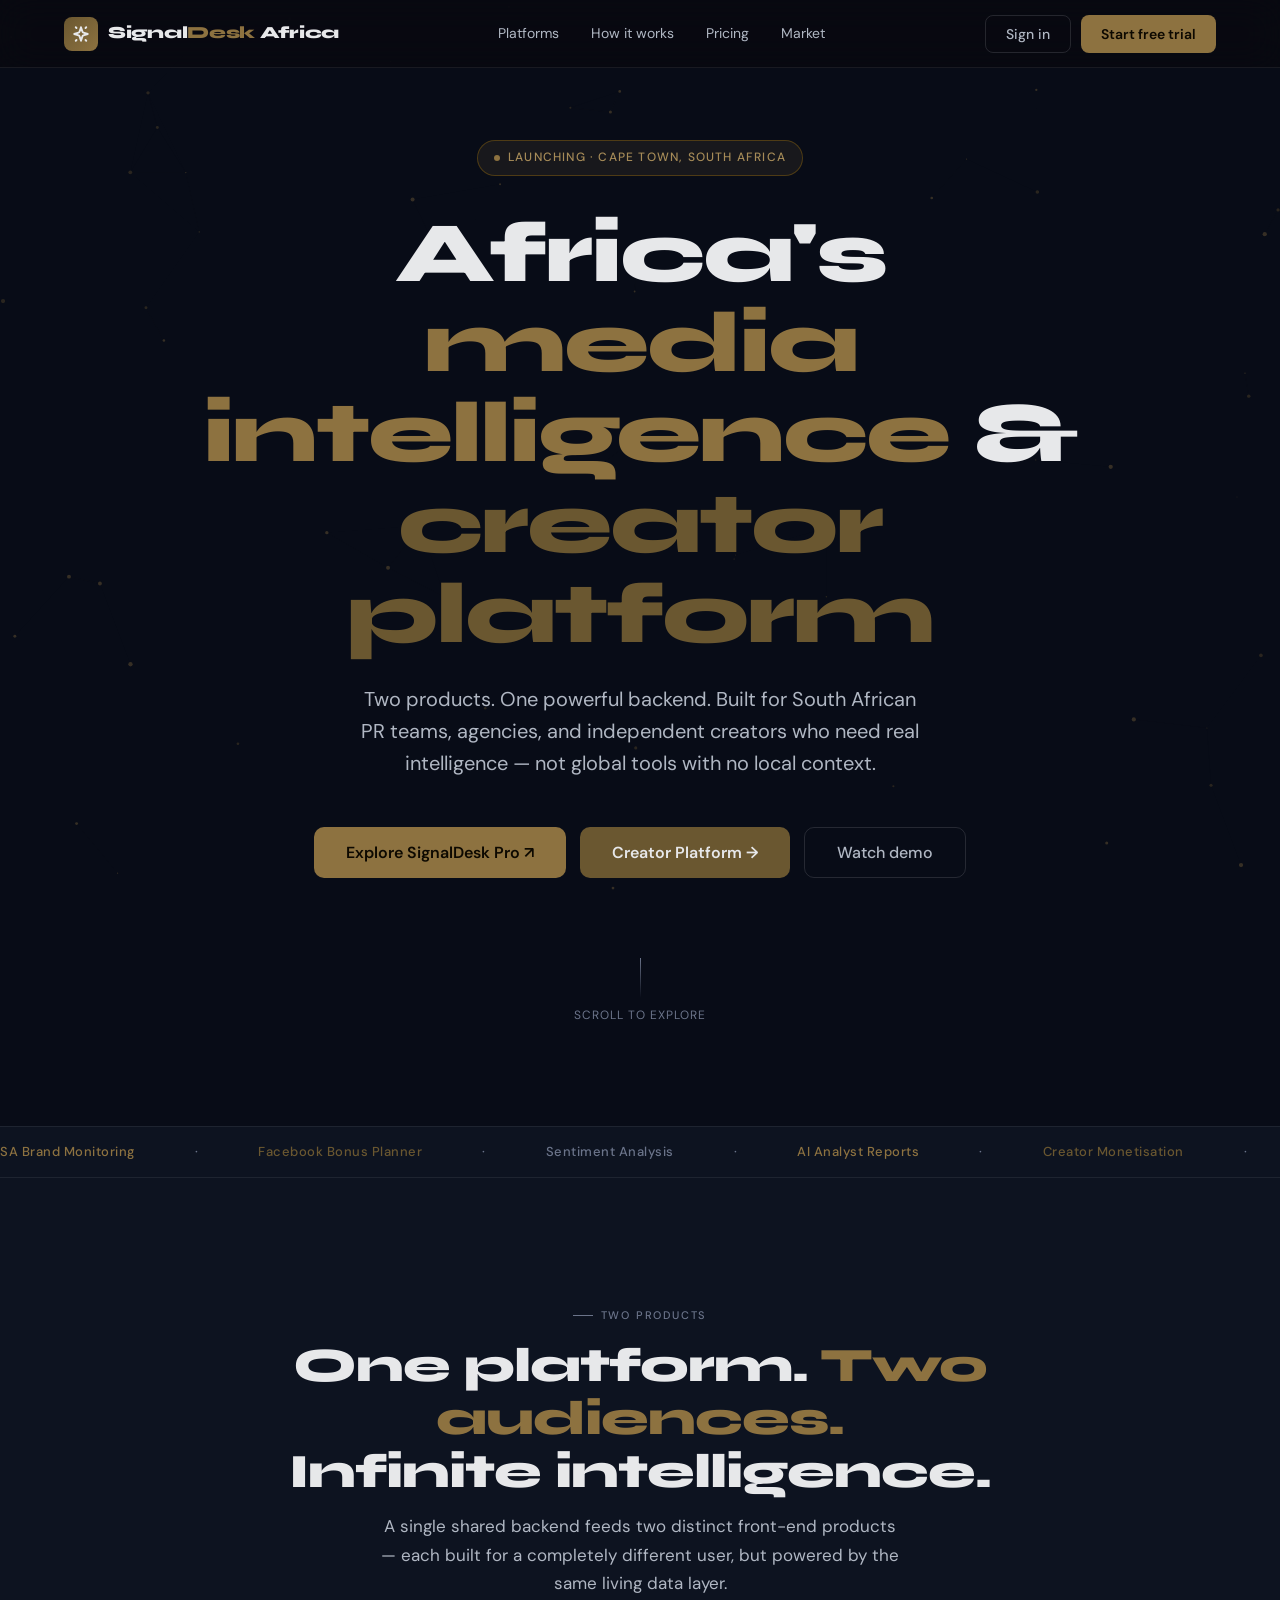
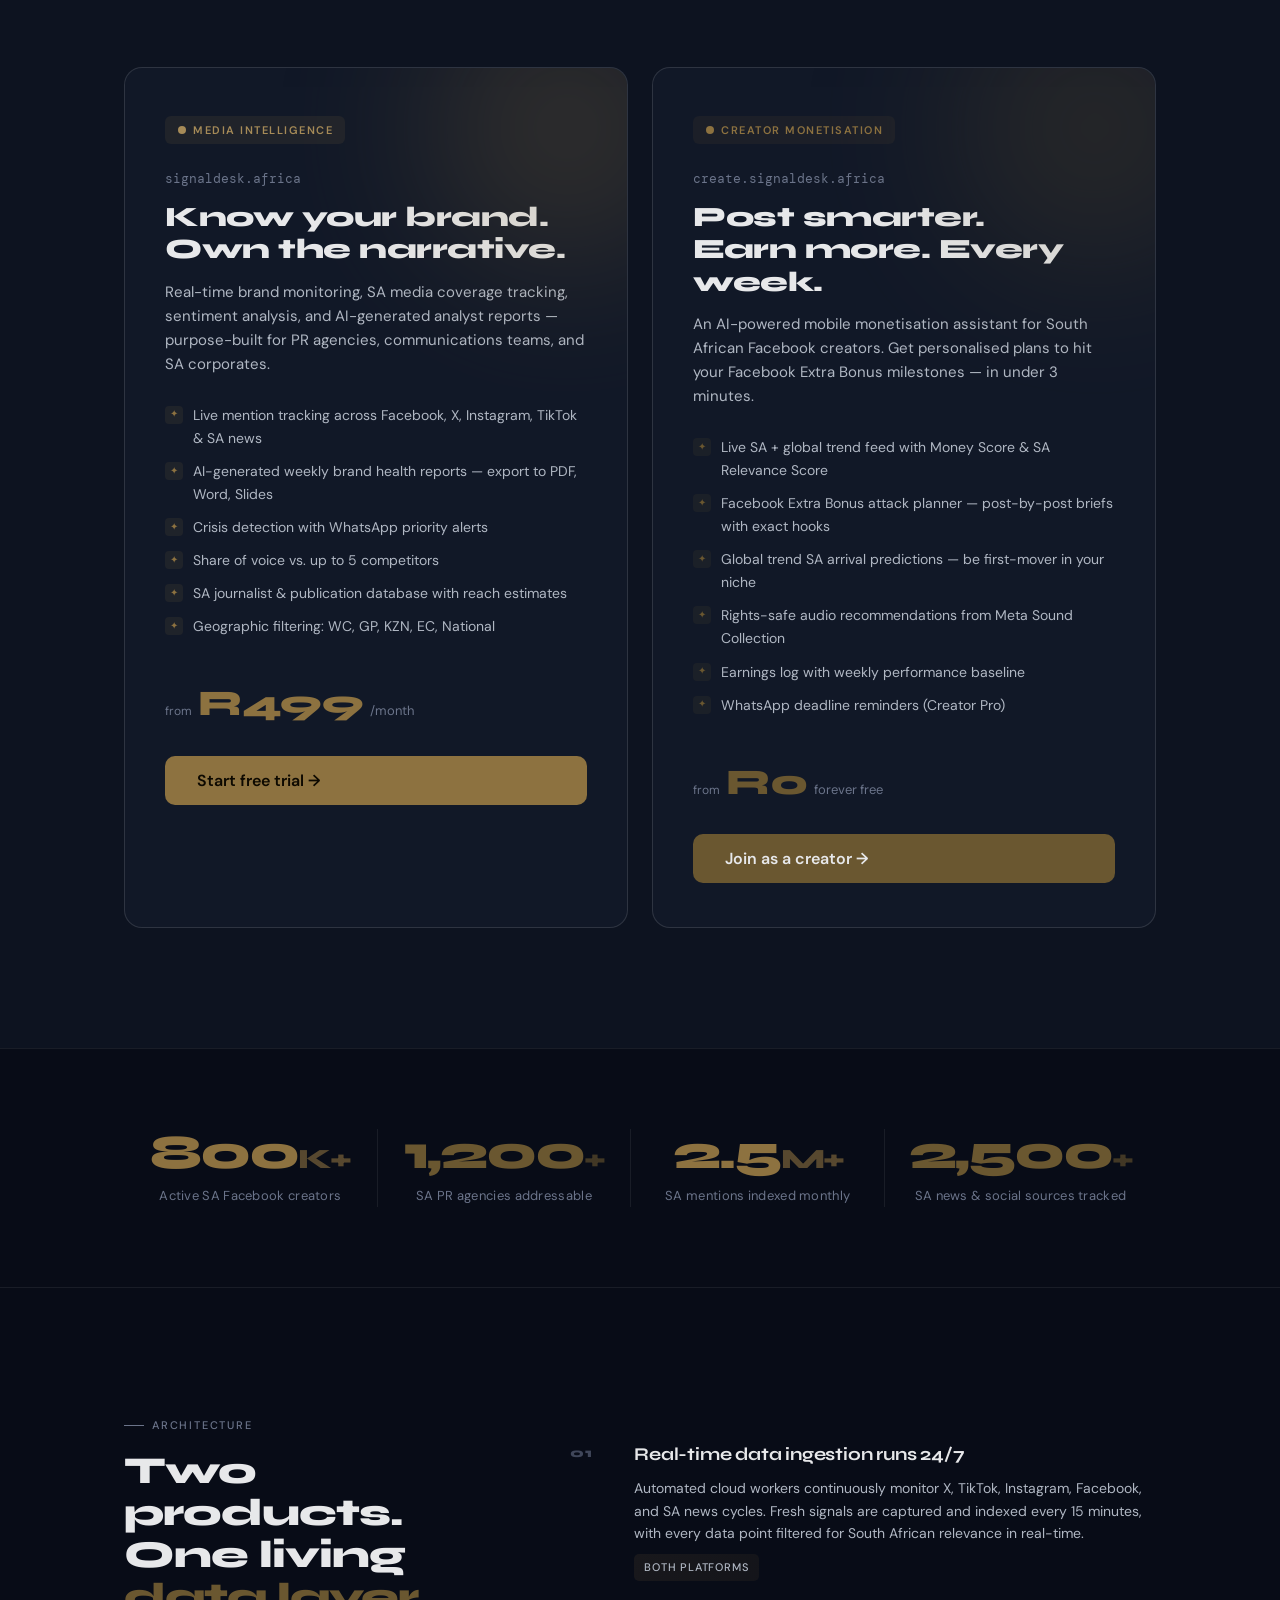
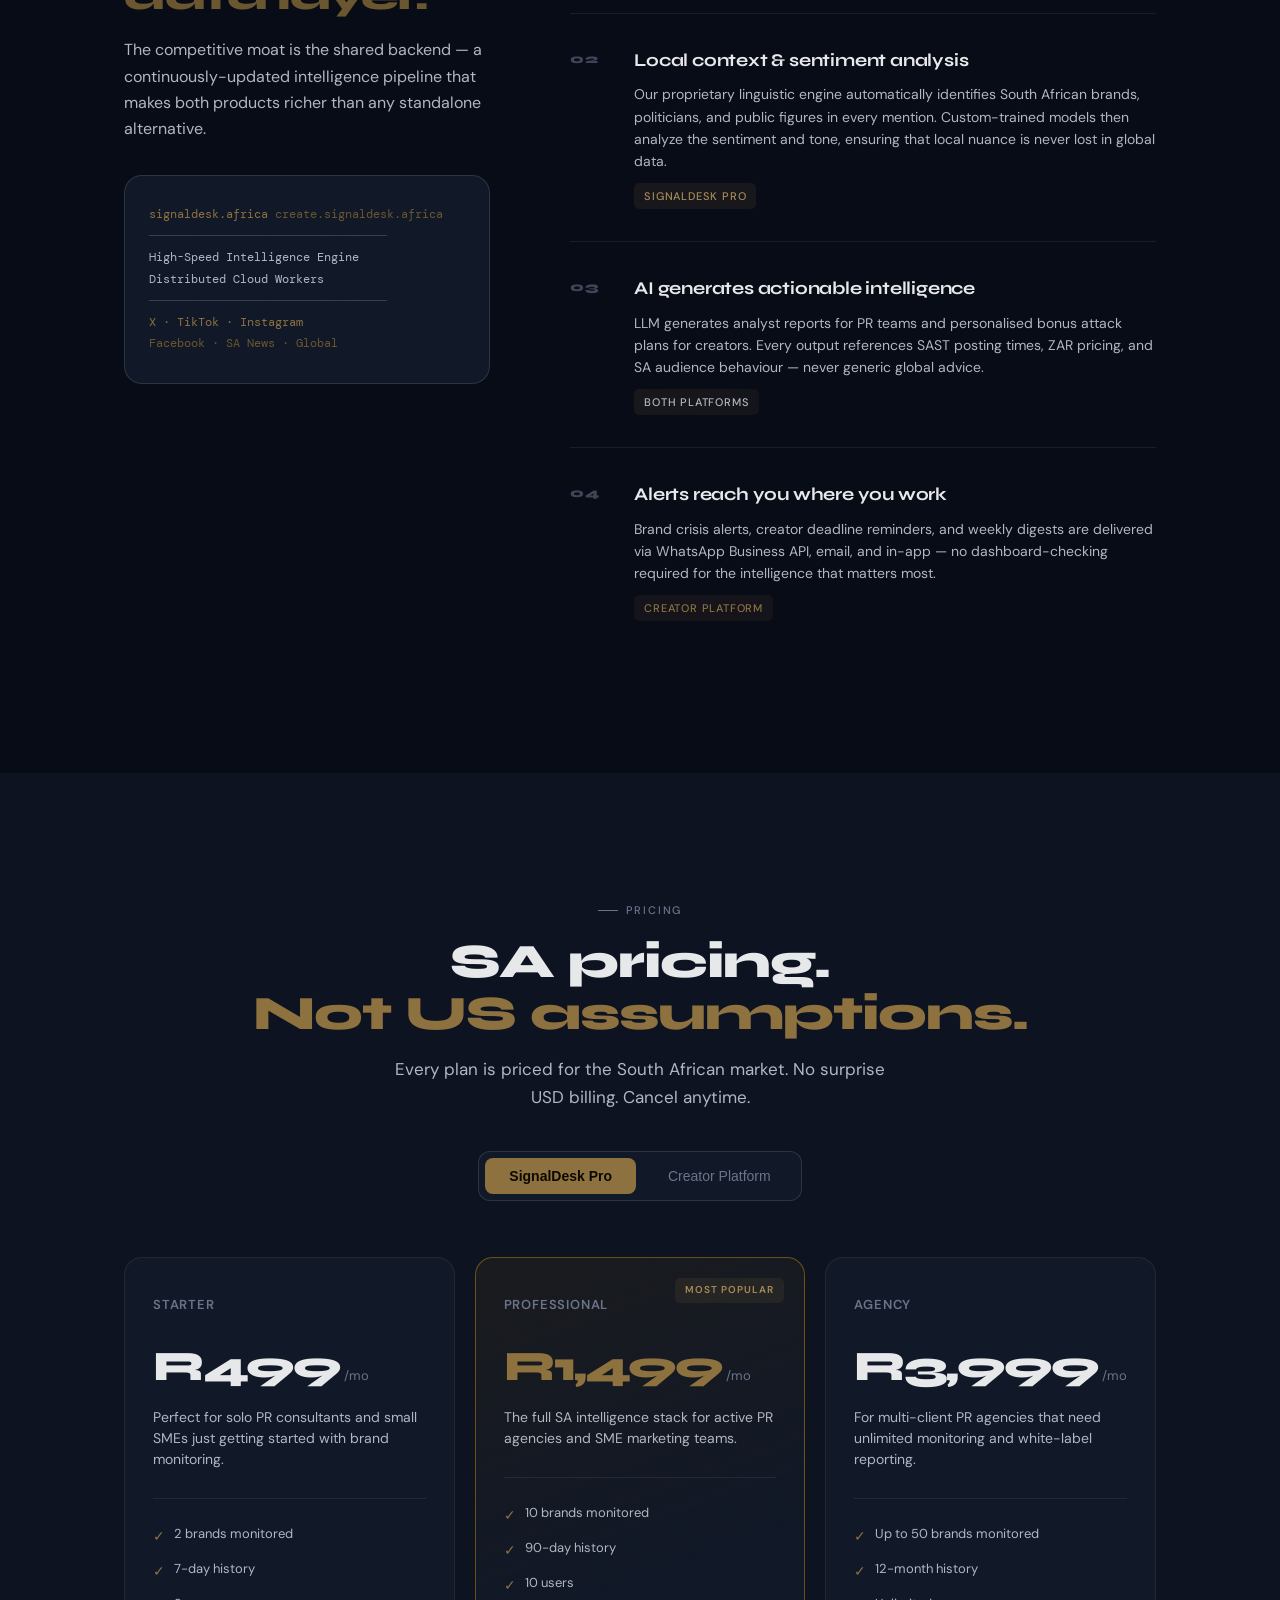
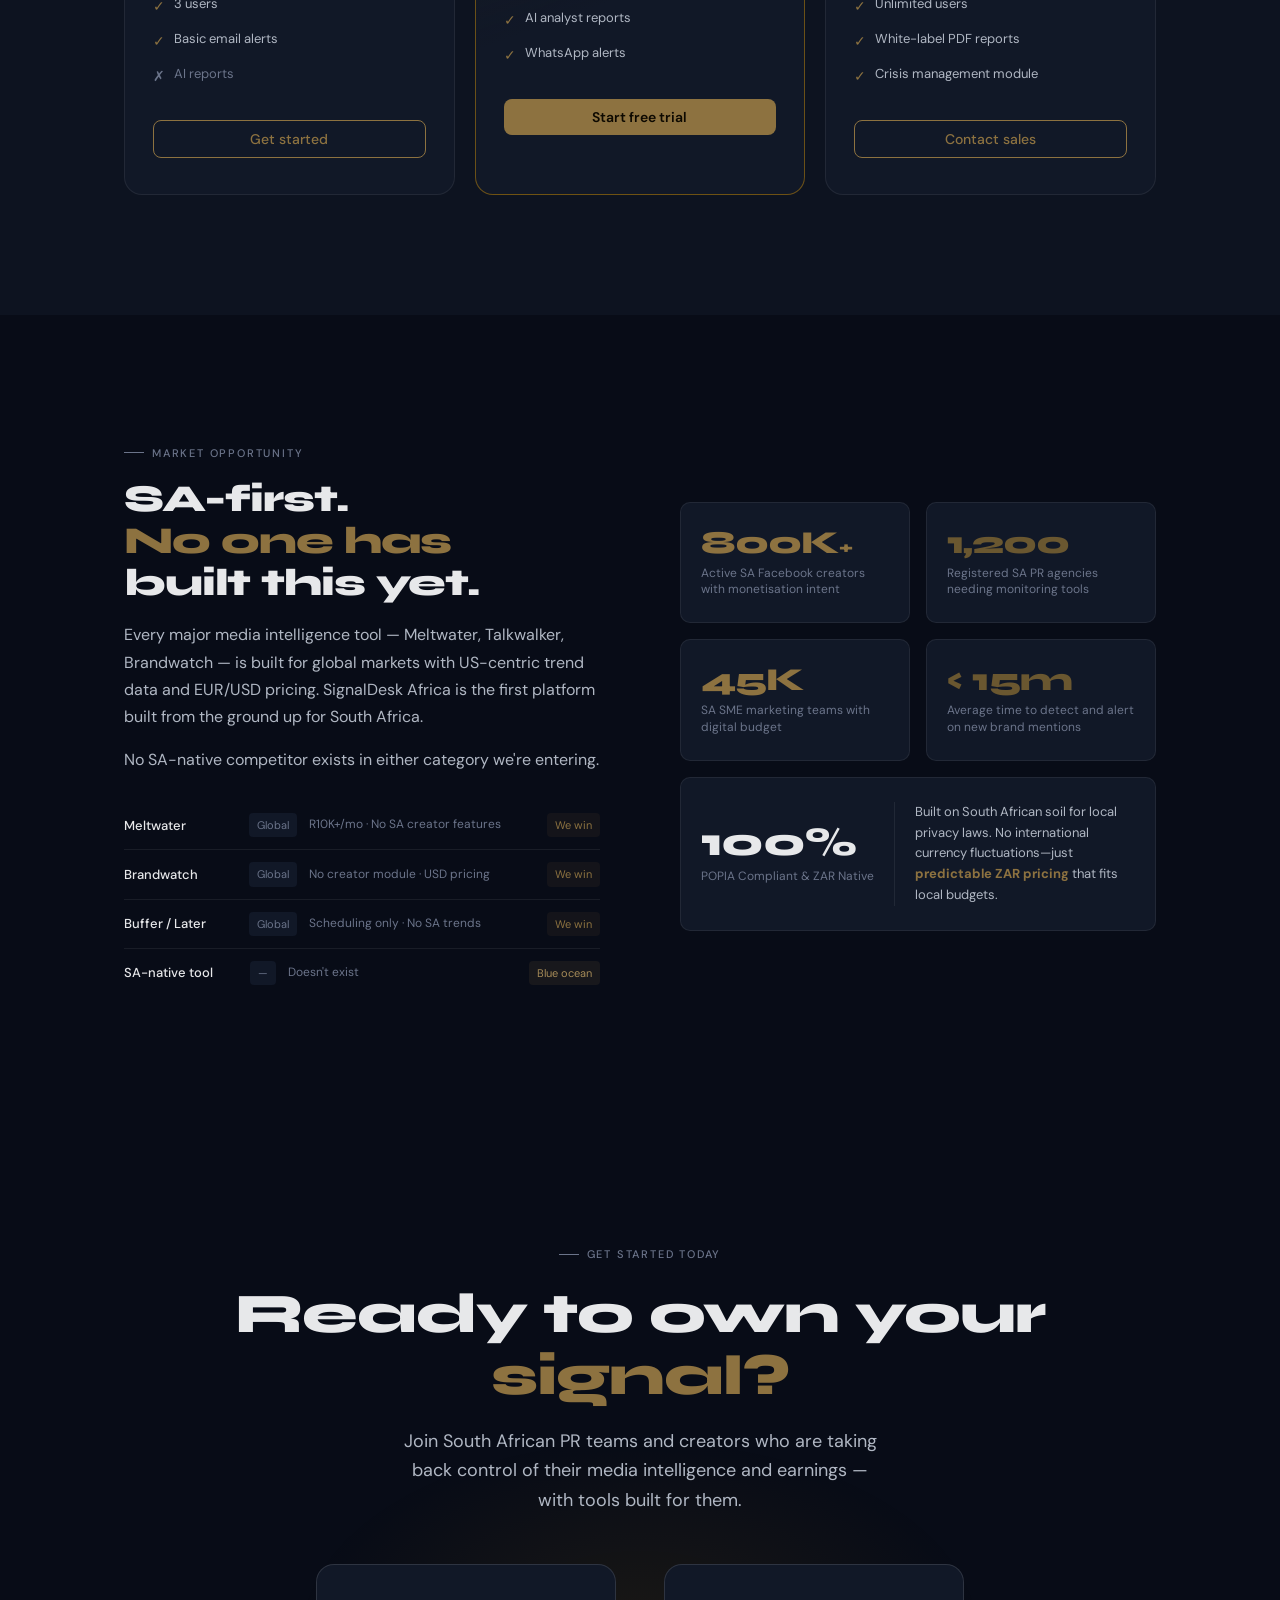
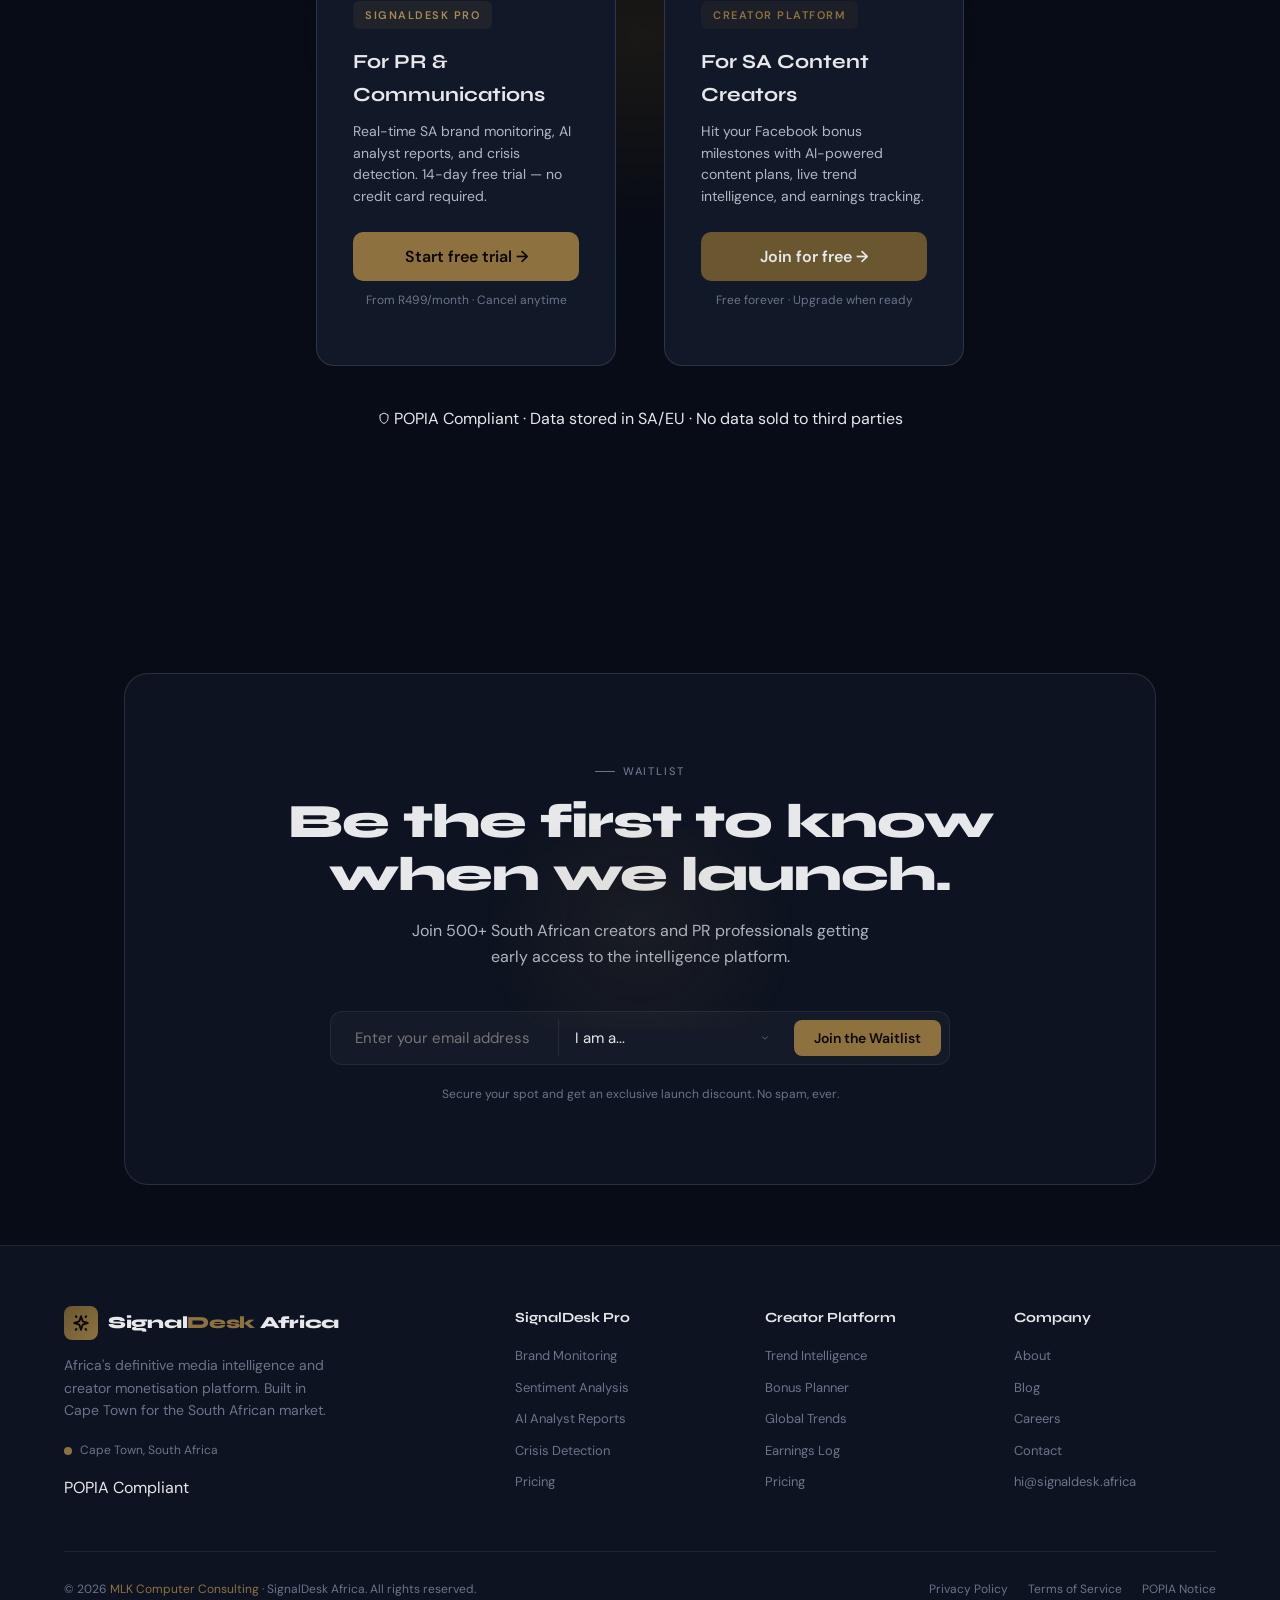
<file: index.html>
<!DOCTYPE html>
<html lang="en">
<head>
<meta charset="UTF-8">
<meta name="viewport" content="width=device-width, initial-scale=1.0">
<title>SignalDesk Africa — Media Intelligence & Creator Platform</title>
<link rel="preconnect" href="https://fonts.googleapis.com">
<link href="https://fonts.googleapis.com/css2?family=Syne:wght@400;600;700;800&family=DM+Sans:ital,wght@0,300;0,400;0,500;1,300&family=DM+Mono:wght@400;500&display=swap" rel="stylesheet">
<link rel="stylesheet" href="style.css">
<script>
    !function(t,e){var o,n,p,r;e.__SV||(window.posthog=e,e._i=[],e.init=function(i,s,a){function g(t,e){var o=e.split(".");2==o.length&&(t=t[o[0]],e=o[1]),t[e]=function(){t.push([e].concat(Array.prototype.slice.call(arguments,0)))}}(p=t.createElement("script")).type="text/javascript",p.crossOrigin="anonymous",p.async=!0,p.src=s.api_host.replace(".i.posthog.com","-assets.i.posthog.com")+"/static/array.js",(r=t.getElementsByTagName("script")[0]).parentNode.insertBefore(p,r);var u=e;for(void 0!==a?u=e[a]=[]:a="posthog",u.people=u.people||[],u.toString=function(t){var e="posthog";return"posthog"!==a&&(e+="."+a),t||(e+=" (stub)"),e},u.people.toString=function(){return u.toString(1)+".people (stub)"},o="init capture register register_once register_for_session unregister unregister_for_session getFeatureFlag getFeatureFlagPayload isFeatureEnabled reloadFeatureFlags updateEarlyAccessFeatureEnrollment getEarlyAccessFeatures on onFeatureFlags onSessionId getSurveys getActiveMatchingSurveys renderSurvey canRenderSurvey getNextSurveyStep identify setPersonProperties group resetGroups setPersonPropertiesForFlags resetPersonPropertiesForFlags setGroupPropertiesForFlags resetGroupPropertiesForFlags reset get_distinct_id getGroups get_session_id get_session_replay_url alias set_config startSessionRecording stopSessionRecording sessionRecordingStarted captureException loadToolbar get_property getSessionProperty createPersonProfile opt_in_capturing opt_out_capturing has_opted_in_capturing has_opted_out_capturing clear_opt_in_out_capturing debug".split(" "),n=0;n<o.length;n++)g(u,o[n]);e._i.push([i,s,a])},e.__SV=1)}(document,window.posthog||[]);
    posthog.init('phc_kwddAWeNuPjCf85uMRxFLujZaRfHtyUPBPZQv72UK2be', {
        api_host: 'https://eu.i.posthog.com',
        defaults: '2026-01-30'
    });
</script>
</head>
<body>

<canvas id="bg-canvas"></canvas>

<!-- NAV -->
<nav>
  <div class="nav-logo">
    <div class="logo-mark">
      <svg width="20" height="20" viewBox="0 0 24 24" fill="none" stroke="#E7E8EA" stroke-width="2.5" stroke-linecap="round" stroke-linejoin="round" class="lucide lucide-sparkles"><path d="m12 3-1.912 5.813a2 2 0 0 1-1.275 1.275L3 12l5.813 1.912a2 2 0 0 1 1.275 1.275L12 21l1.912-5.813a2 2 0 0 1 1.275-1.275L21 12l-5.813-1.912a2 2 0 0 1-1.275-1.275L12 3Z"/><path d="m5 3 1 1"/><path d="m19 3-1 1"/><path d="m5 21 1-1"/><path d="m19 21-1-1"/></svg>
    </div>
    <div class="logo-text">Signal<span>Desk</span> Africa</div>
  </div>
  <ul class="nav-links">
    <li><a href="#platforms">Platforms</a></li>
    <li><a href="#how">How it works</a></li>
    <li><a href="#pricing">Pricing</a></li>
    <li><a href="#market">Market</a></li>
  </ul>
  <div class="nav-cta">
    <button class="btn btn-ghost">Sign in</button>
    <button class="btn btn-gold">Start free trial</button>
  </div>
</nav>

<!-- HERO -->
<section class="hero">
  <div class="hero-badge">
    <div class="badge-dot"></div>
    Launching · Cape Town, South Africa
  </div>
  <h1>Africa's <em>media intelligence</em> &<br><span class="accent-word">creator platform</span></h1>
  <p class="hero-sub">Two products. One powerful backend. Built for South African PR teams, agencies, and independent creators who need real intelligence — not global tools with no local context.</p>
  <div class="hero-ctas">
    <button class="btn btn-gold btn-lg">Explore SignalDesk Pro ↗</button>
    <button class="btn btn-accent btn-lg">Creator Platform →</button>
    <button class="btn btn-ghost btn-lg">Watch demo</button>
  </div>
  <div class="hero-scroll">
    <div class="scroll-line"></div>
    Scroll to explore
  </div>
</section>

<!-- MARQUEE -->
<div class="marquee-strip">
  <div class="marquee-inner">
    <span class="hi">SA Brand Monitoring</span>
    <span>·</span>
    <span class="t">Facebook Bonus Planner</span>
    <span>·</span>
    <span>Sentiment Analysis</span>
    <span>·</span>
    <span class="hi">AI Analyst Reports</span>
    <span>·</span>
    <span class="t">Creator Monetisation</span>
    <span>·</span>
    <span>SA Trend Intelligence</span>
    <span>·</span>
    <span class="hi">PR Agency Tools</span>
    <span>·</span>
    <span class="t">WhatsApp Alerts</span>
    <span>·</span>
    <span>POPIA Compliant</span>
    <span>·</span>
    <span class="hi">ZAR Pricing</span>
    <span>·</span>
    <span class="t">Rights-Safe Audio</span>
    <span>·</span>
    <span>SME Marketing</span>
    <span>·</span>
    <!-- duplicate for seamless loop -->
    <span class="hi">SA Brand Monitoring</span>
    <span>·</span>
    <span class="t">Facebook Bonus Planner</span>
    <span>·</span>
    <span>Sentiment Analysis</span>
    <span>·</span>
    <span class="hi">AI Analyst Reports</span>
    <span>·</span>
    <span class="t">Creator Monetisation</span>
    <span>·</span>
    <span>SA Trend Intelligence</span>
    <span>·</span>
    <span class="hi">PR Agency Tools</span>
    <span>·</span>
    <span class="t">WhatsApp Alerts</span>
    <span>·</span>
    <span>POPIA Compliant</span>
    <span>·</span>
    <span class="hi">ZAR Pricing</span>
    <span>·</span>
    <span class="t">Rights-Safe Audio</span>
    <span>·</span>
    <span>SME Marketing</span>
    <span>·</span>
  </div>
</div>

<!-- PLATFORMS -->
<section class="platforms" id="platforms">
  <div class="container">
    <div class="platforms-intro reveal">
      <div class="section-label">Two Products</div>
      <h2 class="section-title">One platform. <em style="color:var(--gold)">Two audiences.</em><br>Infinite intelligence.</h2>
      <p class="section-sub">A single shared backend feeds two distinct front-end products — each built for a completely different user, but powered by the same living data layer.</p>
    </div>
    <div class="platform-grid reveal">

      <!-- PRO CARD -->
      <div class="platform-card pro">
        <div class="card-glow"></div>
        <div class="platform-tag">
          <svg width="10" height="10" viewBox="0 0 10 10"><circle cx="5" cy="5" r="4" fill="currentColor"/></svg>
          Media Intelligence
        </div>
        <div class="platform-domain">signaldesk.africa</div>
        <h3>Know your brand.<br>Own the narrative.</h3>
        <p>Real-time brand monitoring, SA media coverage tracking, sentiment analysis, and AI-generated analyst reports — purpose-built for PR agencies, communications teams, and SA corporates.</p>
        <ul class="feature-list">
          <li><div class="feat-icon">✦</div>Live mention tracking across Facebook, X, Instagram, TikTok & SA news</li>
          <li><div class="feat-icon">✦</div>AI-generated weekly brand health reports — export to PDF, Word, Slides</li>
          <li><div class="feat-icon">✦</div>Crisis detection with WhatsApp priority alerts</li>
          <li><div class="feat-icon">✦</div>Share of voice vs. up to 5 competitors</li>
          <li><div class="feat-icon">✦</div>SA journalist & publication database with reach estimates</li>
          <li><div class="feat-icon">✦</div>Geographic filtering: WC, GP, KZN, EC, National</li>
        </ul>
        <div class="platform-price">
          <span class="price-from">from</span>
          <span class="price-num">R499</span>
          <span class="price-unit">/month</span>
        </div>
        <button class="btn btn-gold btn-lg" style="width:100%">Start free trial →</button>
      </div>

      <!-- CREATOR CARD -->
      <div class="platform-card creator">
        <div class="card-glow"></div>
        <div class="platform-tag">
          <svg width="10" height="10" viewBox="0 0 10 10"><circle cx="5" cy="5" r="4" fill="currentColor"/></svg>
          Creator Monetisation
        </div>
        <div class="platform-domain">create.signaldesk.africa</div>
        <h3>Post smarter.<br>Earn more. Every week.</h3>
        <p>An AI-powered mobile monetisation assistant for South African Facebook creators. Get personalised plans to hit your Facebook Extra Bonus milestones — in under 3 minutes.</p>
        <ul class="feature-list">
          <li><div class="feat-icon">✦</div>Live SA + global trend feed with Money Score & SA Relevance Score</li>
          <li><div class="feat-icon">✦</div>Facebook Extra Bonus attack planner — post-by-post briefs with exact hooks</li>
          <li><div class="feat-icon">✦</div>Global trend SA arrival predictions — be first-mover in your niche</li>
          <li><div class="feat-icon">✦</div>Rights-safe audio recommendations from Meta Sound Collection</li>
          <li><div class="feat-icon">✦</div>Earnings log with weekly performance baseline</li>
          <li><div class="feat-icon">✦</div>WhatsApp deadline reminders (Creator Pro)</li>
        </ul>
        <div class="platform-price">
          <span class="price-from">from</span>
          <span class="price-num">R0</span>
          <span class="price-unit">forever free</span>
        </div>
        <button class="btn btn-accent btn-lg" style="width:100%">Join as a creator →</button>
      </div>

    </div>
  </div>
</section>

<!-- STATS -->
<section class="stats-band">
  <div class="container">
    <div class="stats-grid reveal">
      <div class="stat-item">
        <div class="stat-num">800<span class="u">K+</span></div>
        <div class="stat-label">Active SA Facebook creators</div>
      </div>
      <div class="stat-item">
        <div class="stat-num">1,200<span class="u">+</span></div>
        <div class="stat-label">SA PR agencies addressable</div>
      </div>
      <div class="stat-item">
        <div class="stat-num">2.5<span class="u">M+</span></div>
        <div class="stat-label">SA mentions indexed monthly</div>
      </div>
      <div class="stat-item">
        <div class="stat-num">2,500<span class="u">+</span></div>
        <div class="stat-label">SA news & social sources tracked</div>
      </div>
    </div>
  </div>
</section>

<!-- HOW IT WORKS -->
<section class="how" id="how">
  <div class="container">
    <div class="how-grid">
      <div class="how-left reveal">
        <div class="section-label">Architecture</div>
        <h2 class="section-title" style="font-size:clamp(26px,3.5vw,38px)">Two products.<br>One living<br><em style="color:var(--accent)">data layer.</em></h2>
        <p>The competitive moat is the shared backend — a continuously-updated intelligence pipeline that makes both products richer than any standalone alternative.</p>
        <div class="arch-visual">
<span class="g">signaldesk.africa</span>   <span class="t">create.signaldesk.africa</span><br>
          <span class="m">─────────────────────────────────</span><br>
          <span class="c">   High-Speed Intelligence Engine</span><br>
          <span class="c">     Distributed Cloud Workers</span><br>
          <span class="m">─────────────────────────────────</span><br>
          <span class="g">X  ·  TikTok  ·  Instagram</span><br>
          <span class="t">Facebook  ·  SA News  ·  Global</span>
        </div>
      </div>
      <div class="steps reveal">
        <div class="step">
          <div class="step-num">01</div>
          <div class="step-body">
            <h4>Real-time data ingestion runs 24/7</h4>
            <p>Automated cloud workers continuously monitor X, TikTok, Instagram, Facebook, and SA news cycles. Fresh signals are captured and indexed every 15 minutes, with every data point filtered for South African relevance in real-time.</p>
            <span class="step-chip chip-both">Both Platforms</span>
          </div>
        </div>
        <div class="step">
          <div class="step-num">02</div>
          <div class="step-body">
            <h4>Local context &amp; sentiment analysis</h4>
            <p>Our proprietary linguistic engine automatically identifies South African brands, politicians, and public figures in every mention. Custom-trained models then analyze the sentiment and tone, ensuring that local nuance is never lost in global data.</p>
            <span class="step-chip chip-gold">SignalDesk Pro</span>
          </div>
        </div>
        <div class="step">
          <div class="step-num">03</div>
          <div class="step-body">
            <h4>AI generates actionable intelligence</h4>
            <p>LLM generates analyst reports for PR teams and personalised bonus attack plans for creators. Every output references SAST posting times, ZAR pricing, and SA audience behaviour — never generic global advice.</p>
            <span class="step-chip chip-both">Both Platforms</span>
          </div>
        </div>
        <div class="step">
          <div class="step-num">04</div>
          <div class="step-body">
            <h4>Alerts reach you where you work</h4>
            <p>Brand crisis alerts, creator deadline reminders, and weekly digests are delivered via WhatsApp Business API, email, and in-app — no dashboard-checking required for the intelligence that matters most.</p>
            <span class="step-chip chip-accent">Creator Platform</span>
          </div>
        </div>
      </div>
    </div>
  </div>
</section>

<!-- PRICING -->
<section class="pricing" id="pricing">
  <div class="container">
    <div class="reveal" style="text-align:center">
      <div class="section-label">Pricing</div>
      <h2 class="section-title">SA pricing.<br><em style="color:var(--gold)">Not US assumptions.</em></h2>
      <p class="section-sub">Every plan is priced for the South African market. No surprise USD billing. Cancel anytime.</p>
    </div>

    <div class="pricing-tabs reveal" style="margin-left:auto; margin-right:auto;">
      <button class="ptab active-gold" onclick="switchPricing('pro',this)">SignalDesk Pro</button>
      <button class="ptab" onclick="switchPricing('creator',this)">Creator Platform</button>
    </div>

    <!-- PRO PLANS -->
    <div id="panel-pro" class="pricing-panel active reveal">
      <div class="pricing-grid">
        <div class="price-card">
          <div class="price-plan">Starter</div>
          <div class="price-amount"><span class="price-big" style="color:var(--cream)">R499</span><span class="price-mo">/mo</span></div>
          <p class="price-desc">Perfect for solo PR consultants and small SMEs just getting started with brand monitoring.</p>
          <div class="price-divider"></div>
          <ul class="price-features">
            <li><span class="pf-icon pf-gold">✓</span> 2 brands monitored</li>
            <li><span class="pf-icon pf-gold">✓</span> 7-day history</li>
            <li><span class="pf-icon pf-gold">✓</span> 3 users</li>
            <li><span class="pf-icon pf-gold">✓</span> Basic email alerts</li>
            <li><span class="pf-icon" style="color:var(--muted)">✗</span> <span style="color:var(--muted)">AI reports</span></li>
          </ul>
          <button class="btn btn-outline-gold" style="width:100%;justify-content:center">Get started</button>
        </div>
        <div class="price-card featured-gold">
          <div class="popular-badge badge-gold">Most popular</div>
          <div class="price-plan">Professional</div>
          <div class="price-amount"><span class="price-big">R1,499</span><span class="price-mo">/mo</span></div>
          <p class="price-desc">The full SA intelligence stack for active PR agencies and SME marketing teams.</p>
          <div class="price-divider"></div>
          <ul class="price-features">
            <li><span class="pf-icon pf-gold">✓</span> 10 brands monitored</li>
            <li><span class="pf-icon pf-gold">✓</span> 90-day history</li>
            <li><span class="pf-icon pf-gold">✓</span> 10 users</li>
            <li><span class="pf-icon pf-gold">✓</span> AI analyst reports</li>
            <li><span class="pf-icon pf-gold">✓</span> WhatsApp alerts</li>
          </ul>
          <button class="btn btn-gold" style="width:100%;justify-content:center">Start free trial</button>
        </div>
        <div class="price-card">
          <div class="price-plan">Agency</div>
          <div class="price-amount"><span class="price-big" style="color:var(--cream)">R3,999</span><span class="price-mo">/mo</span></div>
          <p class="price-desc">For multi-client PR agencies that need unlimited monitoring and white-label reporting.</p>
          <div class="price-divider"></div>
          <ul class="price-features">
            <li><span class="pf-icon pf-gold">✓</span> Up to 50 brands monitored</li>
            <li><span class="pf-icon pf-gold">✓</span> 12-month history</li>
            <li><span class="pf-icon pf-gold">✓</span> Unlimited users</li>
            <li><span class="pf-icon pf-gold">✓</span> White-label PDF reports</li>
            <li><span class="pf-icon pf-gold">✓</span> Crisis management module</li>
          </ul>
          <button class="btn btn-outline-gold" style="width:100%;justify-content:center">Contact sales</button>
        </div>
      </div>
    </div>

    <!-- CREATOR PLANS -->
    <div id="panel-creator" class="pricing-panel">
      <div class="pricing-grid reveal">
        <div class="price-card">
          <div class="price-plan">Free</div>
          <div class="price-amount"><span class="price-big" style="color:var(--cream)">R0</span><span class="price-mo">/forever</span></div>
          <p class="price-desc">New creators testing the platform. Start building your bonus strategy today.</p>
          <div class="price-divider"></div>
          <ul class="price-features">
            <li><span class="pf-icon pf-accent">✓</span> 2 bonus plans per month</li>
            <li><span class="pf-icon pf-accent">✓</span> Basic SA trend feed</li>
            <li><span class="pf-icon pf-accent">✓</span> 7-day history</li>
            <li><span class="pf-icon" style="color:var(--muted)">✗</span> <span style="color:var(--muted)">Global trends</span></li>
            <li><span class="pf-icon" style="color:var(--muted)">✗</span> <span style="color:var(--muted)">Earnings log</span></li>
          </ul>
          <button class="btn btn-ghost" style="width:100%;justify-content:center;border-color:var(--accent);color:var(--accent)">Join free</button>
        </div>
        <div class="price-card featured-accent">
          <div class="popular-badge badge-accent">Best value</div>
          <div class="price-plan">Creator</div>
          <div class="price-amount"><span class="price-big">R99</span><span class="price-mo">/mo</span></div>
          <p class="price-desc">For active creators earning from Facebook who want to maximise every bonus cycle.</p>
          <div class="price-divider"></div>
          <ul class="price-features">
            <li><span class="pf-icon pf-accent">✓</span> Unlimited bonus plans</li>
            <li><span class="pf-icon pf-accent">✓</span> SA + Africa + Global trends</li>
            <li><span class="pf-icon pf-accent">✓</span> SA Arrival Predictions</li>
            <li><span class="pf-icon pf-accent">✓</span> Earnings log</li>
            <li><span class="pf-icon pf-accent">✓</span> Rights-safe audio picks</li>
          </ul>
          <button class="btn btn-accent" style="width:100%;justify-content:center">Start creating</button>
        </div>
        <div class="price-card">
          <div class="price-plan">Creator Pro</div>
          <div class="price-amount"><span class="price-big" style="color:var(--cream)">R249</span><span class="price-mo">/mo</span></div>
          <p class="price-desc">Creators targeting brand deals and serious about scaling their Facebook income.</p>
          <div class="price-divider"></div>
          <ul class="price-features">
            <li><span class="pf-icon pf-accent">✓</span> Everything in Creator</li>
            <li><span class="pf-icon pf-accent">✓</span> Brand deal matching</li>
            <li><span class="pf-icon pf-accent">✓</span> WhatsApp deadline reminders</li>
            <li><span class="pf-icon pf-accent">✓</span> Priority AI analysis</li>
            <li><span class="pf-icon pf-accent">✓</span> R1,999/year (save 2 months)</li>
          </ul>
          <button class="btn btn-ghost" style="width:100%;justify-content:center;border-color:var(--accent);color:var(--accent)">Go Pro</button>
        </div>
      </div>
    </div>
  </div>
</section>

<!-- MARKET -->
<section class="market" id="market">
  <div class="container">
    <div class="market-grid">
      <div class="market-text reveal">
        <div class="section-label">Market Opportunity</div>
        <h2 class="section-title" style="font-size:clamp(26px,3.5vw,38px)">SA-first.<br><em style="color:var(--gold)">No one has</em><br>built this yet.</h2>
        <p>Every major media intelligence tool — Meltwater, Talkwalker, Brandwatch — is built for global markets with US-centric trend data and EUR/USD pricing. SignalDesk Africa is the first platform built from the ground up for South Africa.</p>
        <p>No SA-native competitor exists in either category we're entering.</p>
        <div style="margin-top:28px;">
          <div class="competitor-row">
            <span class="comp-name">Meltwater</span>
            <span class="comp-tag">Global</span>
            <span class="comp-weakness">R10K+/mo · No SA creator features</span>
            <span class="comp-win">We win</span>
          </div>
          <div class="competitor-row">
            <span class="comp-name">Brandwatch</span>
            <span class="comp-tag">Global</span>
            <span class="comp-weakness">No creator module · USD pricing</span>
            <span class="comp-win">We win</span>
          </div>
          <div class="competitor-row">
            <span class="comp-name">Buffer / Later</span>
            <span class="comp-tag">Global</span>
            <span class="comp-weakness">Scheduling only · No SA trends</span>
            <span class="comp-win">We win</span>
          </div>
          <div class="competitor-row">
            <span class="comp-name">SA-native tool</span>
            <span class="comp-tag">—</span>
            <span class="comp-weakness">Doesn't exist</span>
            <span class="comp-win" style="background:var(--gold-dim);color:var(--gold-light);">Blue ocean</span>
          </div>
        </div>
      </div>
      <div class="market-visual reveal">
        <div class="mcard">
          <div class="mcard-num">800K<span style="font-size:18px">+</span></div>
          <div class="mcard-label">Active SA Facebook creators with monetisation intent</div>
        </div>
        <div class="mcard">
          <div class="mcard-num">1,200</div>
          <div class="mcard-label">Registered SA PR agencies needing monitoring tools</div>
        </div>
        <div class="mcard">
          <div class="mcard-num">45K</div>
          <div class="mcard-label">SA SME marketing teams with digital budget</div>
        </div>
        <div class="mcard">
          <div class="mcard-num">&lt; 15m</div>
          <div class="mcard-label">Average time to detect and alert on new brand mentions</div>
        </div>
        <div class="mcard span-2">
          <div>
            <div class="mcard-num">100%</div>
            <div class="mcard-label">POPIA Compliant &amp; ZAR Native</div>
          </div>
          <div style="flex:1; padding-left:20px; border-left:1px solid var(--border);">
            <div style="font-size:13px; color:var(--cream-2); line-height:1.6;">Built on South African soil for local privacy laws. No international currency fluctuations—just <strong style="color:var(--gold)">predictable ZAR pricing</strong> that fits local budgets.</div>
          </div>
        </div>
      </div>
    </div>
  </div>
</section>

<!-- CTA -->
<section class="cta-section">
  <div class="cta-glow"></div>
  <div class="container">
    <div class="reveal">
      <div class="section-label" style="justify-content:center; margin-bottom:20px">Get started today</div>
      <h2 class="section-title" style="font-size:clamp(32px,5vw,56px)">Ready to own your<br><em style="color:var(--gold)">signal?</em></h2>
      <p>Join South African PR teams and creators who are taking back control of their media intelligence and earnings — with tools built for them.</p>
    </div>
    <div class="cta-double reveal" style="margin-top:48px;">
      <div class="cta-card cta-pro">
        <div class="platform-tag" style="background:var(--gold-dim); color:var(--gold-light); margin-bottom:16px;">SignalDesk Pro</div>
        <h3>For PR & Communications</h3>
        <p>Real-time SA brand monitoring, AI analyst reports, and crisis detection. 14-day free trial — no credit card required.</p>
        <button class="btn btn-gold btn-lg" style="width:100%; justify-content:center">Start free trial →</button>
        <p style="font-size:12px; color:var(--muted); margin-top:10px; text-align:center;">From R499/month · Cancel anytime</p>
      </div>
      <div class="cta-card cta-cre">
        <div class="platform-tag" style="background:var(--accent-dim); color:var(--accent-light); margin-bottom:16px;">Creator Platform</div>
        <h3>For SA Content Creators</h3>
        <p>Hit your Facebook bonus milestones with AI-powered content plans, live trend intelligence, and earnings tracking.</p>
        <button class="btn btn-accent btn-lg" style="width:100%; justify-content:center">Join for free →</button>
        <p style="font-size:12px; color:var(--muted); margin-top:10px; text-align:center;">Free forever · Upgrade when ready</p>
      </div>
    </div>
    <div class="popia-badge reveal" style="margin:40px auto 0; width:fit-content;">
      <svg width="12" height="12" viewBox="0 0 12 12"><path d="M6 1L2 3v3c0 2.5 1.7 4.8 4 5.4 2.3-.6 4-2.9 4-5.4V3L6 1z" stroke="currentColor" stroke-width="1" fill="none"/></svg>
      POPIA Compliant · Data stored in SA/EU · No data sold to third parties
    </div>
  </div>
</section>

  <!-- SUBSCRIBE -->
  <section class="subscribe">
    <div class="container">
      <div class="sub-card reveal">
        <div class="sub-glow"></div>
        <div class="section-label">Waitlist</div>
        <h2 class="section-title">Be the first to know<br>when we launch.</h2>
        <p>Join 500+ South African creators and PR professionals getting early access to the intelligence platform.</p>
        
        <form class="sub-form" name="waitlist" method="POST" data-netlify="true" action="/thankyou.html">
          <input type="email" name="email" placeholder="Enter your email address" required>
          
          <select name="interest" required>
            <option value="" disabled selected>I am a...</option>
            <option value="creator">I am a Creator</option>
            <option value="pro">I am a PR/Comms Professional</option>
          </select>

          <button type="submit" class="btn btn-gold">Join the Waitlist</button>
        </form>
        <p class="sub-note">Secure your spot and get an exclusive launch discount. No spam, ever.</p>
      </div>
    </div>
  </section>

<!-- FOOTER -->
<footer>
  <div class="footer-top">
    <div class="footer-brand">
      <div class="nav-logo">
        <div class="logo-mark">
      <svg width="20" height="20" viewBox="0 0 24 24" fill="none" stroke="#0D0900" stroke-width="2.5" stroke-linecap="round" stroke-linejoin="round" class="lucide lucide-sparkles"><path d="m12 3-1.912 5.813a2 2 0 0 1-1.275 1.275L3 12l5.813 1.912a2 2 0 0 1 1.275 1.275L12 21l1.912-5.813a2 2 0 0 1 1.275-1.275L21 12l-5.813-1.912a2 2 0 0 1-1.275-1.275L12 3Z"/><path d="m5 3 1 1"/><path d="m19 3-1 1"/><path d="m5 21 1-1"/><path d="m19 21-1-1"/></svg>
        </div>
        <div class="logo-text">Signal<span>Desk</span> Africa</div>
      </div>
      <p>Africa's definitive media intelligence and creator monetisation platform. Built in Cape Town for the South African market.</p>
      <div class="footer-location">
        <div class="loc-dot"></div>
        Cape Town, South Africa
      </div>
      <div class="popia-badge" style="margin-top:14px;">POPIA Compliant</div>
    </div>
    <div class="footer-col">
      <h5>SignalDesk Pro</h5>
      <a href="#">Brand Monitoring</a>
      <a href="#">Sentiment Analysis</a>
      <a href="#">AI Analyst Reports</a>
      <a href="#">Crisis Detection</a>
      <a href="#">Pricing</a>
    </div>
    <div class="footer-col">
      <h5>Creator Platform</h5>
      <a href="#">Trend Intelligence</a>
      <a href="#">Bonus Planner</a>
      <a href="#">Global Trends</a>
      <a href="#">Earnings Log</a>
      <a href="#">Pricing</a>
    </div>
    <div class="footer-col">
      <h5>Company</h5>
      <a href="#">About</a>
      <a href="#">Blog</a>
      <a href="#">Careers</a>
      <a href="#">Contact</a>
      <a href="mailto:hi@signaldesk.africa">hi@signaldesk.africa</a>
    </div>
  </div>
  <div class="footer-bottom">
    <p>© <span id="currentYear"></span> <a href="https://mlkcomputer.com" style="color: var(--gold); text-decoration: none;">MLK Computer Consulting</a> · SignalDesk Africa. All rights reserved.</p>
    <div class="footer-legal">
      <a href="#">Privacy Policy</a>
      <a href="#">Terms of Service</a>
      <a href="#">POPIA Notice</a>
    </div>
  </div>
</footer>

<script src="script.js"></script>
</body>
</html>
</file>
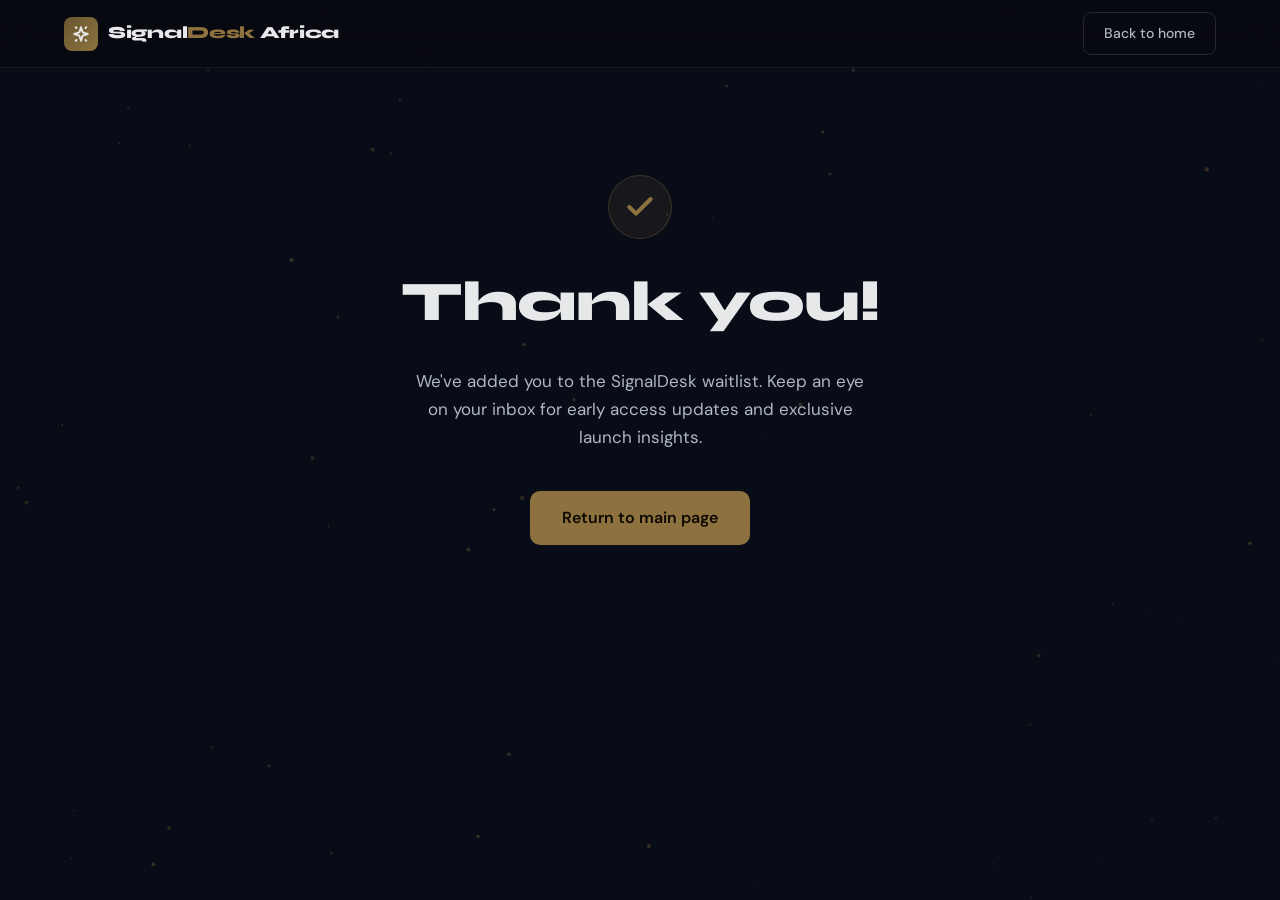
<file: thankyou.html>
<!DOCTYPE html>
<html lang="en">
<head>
<meta charset="UTF-8">
<meta name="viewport" content="width=device-width, initial-scale=1.0">
<title>Thank You — SignalDesk Africa</title>
<link rel="preconnect" href="https://fonts.googleapis.com">
<link href="https://fonts.googleapis.com/css2?family=Syne:wght@400;600;700;800&family=DM+Sans:ital,wght@0,300;0,400;0,500;1,300&family=DM+Mono:wght@400;500&display=swap" rel="stylesheet">
<link rel="stylesheet" href="style.css">
<script>
    !function(t,e){var o,n,p,r;e.__SV||(window.posthog=e,e._i=[],e.init=function(i,s,a){function g(t,e){var o=e.split(".");2==o.length&&(t=t[o[0]],e=o[1]),t[e]=function(){t.push([e].concat(Array.prototype.slice.call(arguments,0)))}}(p=t.createElement("script")).type="text/javascript",p.crossOrigin="anonymous",p.async=!0,p.src=s.api_host.replace(".i.posthog.com","-assets.i.posthog.com")+"/static/array.js",(r=t.getElementsByTagName("script")[0]).parentNode.insertBefore(p,r);var u=e;for(void 0!==a?u=e[a]=[]:a="posthog",u.people=u.people||[],u.toString=function(t){var e="posthog";return"posthog"!==a&&(e+="."+a),t||(e+=" (stub)"),e},u.people.toString=function(){return u.toString(1)+".people (stub)"},o="init capture register register_once register_for_session unregister unregister_for_session getFeatureFlag getFeatureFlagPayload isFeatureEnabled reloadFeatureFlags updateEarlyAccessFeatureEnrollment getEarlyAccessFeatures on onFeatureFlags onSessionId getSurveys getActiveMatchingSurveys renderSurvey canRenderSurvey getNextSurveyStep identify setPersonProperties group resetGroups setPersonPropertiesForFlags resetPersonPropertiesForFlags setGroupPropertiesForFlags resetGroupPropertiesForFlags reset get_distinct_id getGroups get_session_id get_session_replay_url alias set_config startSessionRecording stopSessionRecording sessionRecordingStarted captureException loadToolbar get_property getSessionProperty createPersonProfile opt_in_capturing opt_out_capturing has_opted_in_capturing has_opted_out_capturing clear_opt_in_out_capturing debug".split(" "),n=0;n<o.length;n++)g(u,o[n]);e._i.push([i,s,a])},e.__SV=1)}(document,window.posthog||[]);
    posthog.init('phc_kwddAWeNuPjCf85uMRxFLujZaRfHtyUPBPZQv72UK2be', {
        api_host: 'https://eu.i.posthog.com',
        defaults: '2026-01-30'
    });
</script>
<style>
  .thankyou-hero {
    min-height: 80vh;
    display: flex;
    flex-direction: column;
    justify-content: center;
    align-items: center;
    text-align: center;
    padding: 0 5vw;
  }
  .success-icon {
    width: 64px;
    height: 64px;
    background: var(--gold-dim);
    color: var(--gold);
    border-radius: 50%;
    display: flex;
    align-items: center;
    justify-content: center;
    margin-bottom: 32px;
    border: 1px solid rgba(141, 114, 64, 0.3);
  }
</style>
</head>
<body>

<canvas id="bg-canvas"></canvas>

<!-- NAV -->
<nav>
  <div class="nav-logo" onclick="window.location.href='/'" style="cursor:pointer">
    <div class="logo-mark">
      <svg width="20" height="20" viewBox="0 0 24 24" fill="none" stroke="#E7E8EA" stroke-width="2.5" stroke-linecap="round" stroke-linejoin="round" class="lucide lucide-sparkles"><path d="m12 3-1.912 5.813a2 2 0 0 1-1.275 1.275L3 12l5.813 1.912a2 2 0 0 1 1.275 1.275L12 21l1.912-5.813a2 2 0 0 1 1.275-1.275L21 12l-5.813-1.912a2 2 0 0 1-1.275-1.275L12 3Z"/><path d="m5 3 1 1"/><path d="m19 3-1 1"/><path d="m5 21 1-1"/><path d="m19 21-1-1"/></svg>
    </div>
    <div class="logo-text">Signal<span>Desk</span> Africa</div>
  </div>
  <div class="nav-cta">
    <a href="/" class="btn btn-ghost">Back to home</a>
  </div>
</nav>

<section class="thankyou-hero">
  <div class="success-icon">
    <svg width="32" height="32" viewBox="0 0 24 24" fill="none" stroke="currentColor" stroke-width="3" stroke-linecap="round" stroke-linejoin="round"><path d="M20 6 9 17l-5-5"/></svg>
  </div>
  <h1 class="section-title" style="font-size: clamp(32px, 5vw, 56px); margin-bottom: 20px;">Thank you!</h1>
  <p class="section-sub" style="margin-bottom: 40px; max-width: 450px;">We've added you to the SignalDesk waitlist. Keep an eye on your inbox for early access updates and exclusive launch insights.</p>
  <div class="hero-ctas">
    <a href="/" class="btn btn-gold btn-lg">Return to main page</a>
  </div>
</section>

<script src="script.js"></script>
</body>
</html>
</file>
<file: style.css>
:root {
  --ink: #080C17;
  --ink-2: #0D1320;
  --ink-3: #111827;
  --ink-4: #1A2235;
  --gold: #8D7240;
  --gold-light: #A68B58;
  --gold-dim: rgba(141, 114, 64, 0.12);
  --gold-dark: #6A5730;
  --accent: #6A5730;
  --accent-light: #8D7240;
  --accent-dim: rgba(106, 87, 48, 0.12);
  --cream: #E7E8EA;
  --cream-2: #B0B7C3;
  --muted: #6B748A;
  --muted-2: #3F4659;
  --border: rgba(255,255,255,0.07);
  --border-2: rgba(255,255,255,0.12);
  --r: 10px;
  --r-lg: 18px;
}
*, *::before, *::after { box-sizing: border-box; margin: 0; padding: 0; }
html { scroll-behavior: smooth; }
body {
  background: var(--ink);
  color: var(--cream);
  font-family: 'DM Sans', sans-serif;
  font-size: 16px;
  line-height: 1.65;
  overflow-x: hidden;
}
a { color: inherit; text-decoration: none; }
img { display: block; max-width: 100%; }

/* ── CANVAS BACKGROUND ── */
#bg-canvas {
  position: fixed; inset: 0; z-index: 0;
  pointer-events: none; opacity: 0.35;
}

/* ── NAV ── */
nav {
  position: fixed; top: 0; left: 0; right: 0; z-index: 100;
  display: flex; align-items: center; justify-content: space-between;
  padding: 0 5vw; height: 68px;
  background: rgba(9,9,15,0.75);
  backdrop-filter: blur(18px);
  border-bottom: 1px solid var(--border);
}
.nav-logo {
  display: flex; align-items: center; gap: 10px;
}
.logo-mark {
  width: 34px; height: 34px;
  background: linear-gradient(135deg, var(--gold-dark), var(--gold));
  border-radius: 8px;
  display: flex; align-items: center; justify-content: center;
}
.logo-mark svg { width: 18px; height: 18px; }
.logo-text {
  font-family: 'Syne', sans-serif;
  font-weight: 800; font-size: 17px;
  letter-spacing: -0.3px;
}
.logo-text span { color: var(--gold); }
.nav-links {
  display: flex; align-items: center; gap: 32px;
  list-style: none;
}
.nav-links a {
  font-size: 14px; font-weight: 400; color: var(--cream-2);
  transition: color .2s;
}
.nav-links a:hover { color: var(--cream); }
.nav-cta {
  display: flex; gap: 10px;
}
.btn {
  display: inline-flex; align-items: center; gap: 6px;
  padding: 9px 20px; border-radius: 8px;
  font-family: 'DM Sans', sans-serif;
  font-size: 14px; font-weight: 500;
  cursor: pointer; transition: all .2s;
  border: none;
}
.btn-ghost {
  background: transparent;
  color: var(--cream-2);
  border: 1px solid var(--border-2);
}
.btn-ghost:hover { background: var(--ink-3); color: var(--cream); }
.btn-gold {
  background: var(--gold);
  color: #0D0900;
  font-weight: 600;
}
.btn-gold:hover { background: var(--gold-light); transform: translateY(-1px); }
.btn-accent {
  background: var(--accent);
  color: var(--cream);
  font-weight: 600;
}
.btn-accent:hover { background: var(--accent-light); transform: translateY(-1px); }
.btn-lg { padding: 14px 32px; font-size: 16px; border-radius: 10px; }
.btn-outline-gold {
  background: transparent;
  color: var(--gold);
  border: 1px solid var(--gold);
}
.btn-outline-gold:hover { background: var(--gold-dim); }

/* ── LAYOUT ── */
.container { max-width: 1160px; margin: 0 auto; padding: 0 5vw; }
section { position: relative; z-index: 1; }

/* ── HERO ── */
.hero {
  min-height: 100vh;
  display: flex; flex-direction: column;
  justify-content: center; align-items: center;
  text-align: center;
  padding: 140px 5vw 100px;
  position: relative; overflow: hidden;
}
.hero-badge {
  display: inline-flex; align-items: center; gap: 8px;
  background: var(--gold-dim);
  border: 1px solid rgba(240,165,0,0.25);
  color: var(--gold-light);
  font-size: 12px; font-weight: 500; letter-spacing: 1.2px;
  text-transform: uppercase;
  padding: 7px 16px; border-radius: 100px;
  margin-bottom: 32px;
  animation: fadeUp .6s ease both;
}
.badge-dot {
  width: 6px; height: 6px; border-radius: 50%;
  background: var(--gold); animation: pulse 2s infinite;
}
@keyframes pulse {
  0%, 100% { opacity: 1; transform: scale(1); }
  50% { opacity: .5; transform: scale(.7); }
}
.hero h1 {
  font-family: 'Syne', sans-serif;
  font-size: clamp(42px, 7vw, 86px);
  font-weight: 800; line-height: 1.05;
  letter-spacing: -2px;
  max-width: 900px;
  animation: fadeUp .7s .1s ease both;
}
.hero h1 em { font-style: normal; color: var(--gold); }
.hero h1 .accent-word { color: var(--accent); }
.hero-sub {
  font-size: clamp(16px, 2vw, 20px);
  color: var(--cream-2); line-height: 1.6;
  max-width: 580px; margin: 24px auto 48px;
  animation: fadeUp .7s .2s ease both;
}
.hero-ctas {
  display: flex; gap: 14px; flex-wrap: wrap; justify-content: center;
  animation: fadeUp .7s .3s ease both;
}
.hero-scroll {
  margin-top: 80px;
  display: flex; flex-direction: column; align-items: center; gap: 8px;
  color: var(--muted); font-size: 12px; letter-spacing: 1px;
  text-transform: uppercase;
  animation: fadeUp .7s .5s ease both;
}
.scroll-line {
  width: 1px; height: 40px;
  background: linear-gradient(to bottom, var(--muted), transparent);
  animation: scrollLine 2s ease infinite;
}
@keyframes scrollLine {
  0% { transform: scaleY(0); transform-origin: top; opacity: 0; }
  40% { transform: scaleY(1); transform-origin: top; opacity: 1; }
  80% { transform: scaleY(1); transform-origin: bottom; opacity: 1; }
  100% { transform: scaleY(0); transform-origin: bottom; opacity: 0; }
}
@keyframes fadeUp {
  from { opacity: 0; transform: translateY(24px); }
  to { opacity: 1; transform: translateY(0); }
}

/* ── MARQUEE STRIP ── */
.marquee-strip {
  overflow: hidden; border-top: 1px solid var(--border);
  border-bottom: 1px solid var(--border);
  background: var(--ink-2); padding: 14px 0;
}
.marquee-inner {
  display: flex; gap: 60px; width: max-content;
  animation: marquee 28s linear infinite;
}
.marquee-inner span {
  font-size: 13px; font-weight: 500; letter-spacing: .5px;
  color: var(--muted); white-space: nowrap;
}
.marquee-inner span.hi { color: var(--gold); }
.marquee-inner span.t { color: var(--accent); }
@keyframes marquee {
  from { transform: translateX(0); }
  to { transform: translateX(-50%); }
}

/* ── SECTION LABELS ── */
.section-label {
  display: inline-flex; align-items: center; gap: 8px;
  font-size: 11px; font-weight: 500; letter-spacing: 1.8px;
  text-transform: uppercase; color: var(--muted);
  margin-bottom: 16px;
}
.section-label::before {
  content: ''; width: 20px; height: 1px; background: var(--muted);
}

/* ── TWO PLATFORMS ── */
.platforms {
  padding: 120px 0;
  background: var(--ink-2);
}
.platforms-intro { text-align: center; margin-bottom: 70px; }
.section-title {
  font-family: 'Syne', sans-serif;
  font-size: clamp(30px, 4vw, 48px);
  font-weight: 800; letter-spacing: -1px;
  line-height: 1.1;
}
.section-title em { font-style: normal; }
.section-sub {
  font-size: 17px; color: var(--cream-2); margin-top: 14px;
  max-width: 520px; margin-left: auto; margin-right: auto;
}
.platform-grid {
  display: grid; grid-template-columns: 1fr 1fr; gap: 24px;
}
.platform-card {
  border-radius: var(--r-lg);
  border: 1px solid var(--border-2);
  padding: 48px 40px 44px;
  position: relative; overflow: hidden;
  transition: border-color .3s, transform .3s;
}
.platform-card:hover { transform: translateY(-4px); }
.platform-card.pro { background: var(--ink-3); }
.platform-card.pro:hover { border-color: rgba(240,165,0,0.4); }
.platform-card.creator { background: var(--ink-3); }
.platform-card.creator:hover { border-color: rgba(0,212,160,0.4); }
.card-glow {
  position: absolute; top: -80px; right: -80px;
  width: 280px; height: 280px; border-radius: 50%;
  filter: blur(80px); opacity: .25; pointer-events: none;
}
.pro .card-glow { background: var(--gold); }
.creator .card-glow { background: var(--accent); }
.platform-tag {
  display: inline-flex; align-items: center; gap: 6px;
  font-size: 11px; font-weight: 600; letter-spacing: 1.5px;
  text-transform: uppercase; padding: 5px 12px; border-radius: 6px;
  margin-bottom: 24px;
}
.pro .platform-tag { background: var(--gold-dim); color: var(--gold-light); }
.creator .platform-tag { background: var(--accent-dim); color: var(--accent-light); }
.platform-domain {
  font-family: 'DM Mono', monospace;
  font-size: 13px; color: var(--muted); margin-bottom: 12px;
}
.platform-card h3 {
  font-family: 'Syne', sans-serif;
  font-size: 28px; font-weight: 800; line-height: 1.15;
  letter-spacing: -.5px; margin-bottom: 14px;
}
.platform-card p { color: var(--cream-2); font-size: 15px; line-height: 1.6; margin-bottom: 28px; }
.feature-list { list-style: none; display: flex; flex-direction: column; gap: 10px; margin-bottom: 36px; }
.feature-list li {
  display: flex; align-items: flex-start; gap: 10px;
  font-size: 14px; color: var(--cream-2);
}
.feat-icon {
  width: 18px; height: 18px; border-radius: 4px;
  display: flex; align-items: center; justify-content: center;
  flex-shrink: 0; margin-top: 2px; font-size: 10px;
}
.pro .feat-icon { background: var(--gold-dim); color: var(--gold); }
.creator .feat-icon { background: var(--accent-dim); color: var(--accent); }
.platform-price {
  display: flex; align-items: baseline; gap: 6px; margin-bottom: 22px;
}
.price-from { font-size: 12px; color: var(--muted); }
.price-num {
  font-family: 'Syne', sans-serif;
  font-size: 36px; font-weight: 800;
}
.pro .price-num { color: var(--gold); }
.creator .price-num { color: var(--accent); }
.price-unit { font-size: 13px; color: var(--muted); }

/* ── STATS BAND ── */
.stats-band {
  padding: 80px 0;
  border-top: 1px solid var(--border); border-bottom: 1px solid var(--border);
}
.stats-grid {
  display: grid; grid-template-columns: repeat(4, 1fr); gap: 0;
}
.stat-item {
  text-align: center; padding: 0 24px;
  border-right: 1px solid var(--border);
}
.stat-item:last-child { border-right: none; }
.stat-num {
  font-family: 'Syne', sans-serif;
  font-size: 48px; font-weight: 800; line-height: 1;
  letter-spacing: -2px; margin-bottom: 8px;
}
.stat-num .u { font-size: 28px; opacity: .6; }
.stat-item:nth-child(1) .stat-num { color: var(--gold); }
.stat-item:nth-child(2) .stat-num { color: var(--accent); }
.stat-item:nth-child(3) .stat-num { color: var(--gold); }
.stat-item:nth-child(4) .stat-num { color: var(--accent); }
.stat-label { font-size: 13px; color: var(--muted); letter-spacing: .3px; }

/* ── HOW IT WORKS ── */
.how { padding: 120px 0; }
.how-grid {
  display: grid; grid-template-columns: 1fr 1.6fr; gap: 80px; align-items: start;
}
.how-left { position: sticky; top: 100px; }
.how-left h2 { margin-bottom: 20px; }
.how-left p { color: var(--cream-2); font-size: 16px; margin-bottom: 32px; }
.arch-visual {
  background: var(--ink-3);
  border: 1px solid var(--border-2);
  border-radius: var(--r-lg);
  padding: 28px 24px; font-family: 'DM Mono', monospace;
  font-size: 12px; line-height: 1.8; color: var(--muted);
}
.arch-visual .c { color: var(--cream-2); }
.arch-visual .g { color: var(--gold); }
.arch-visual .t { color: var(--accent); }
.arch-visual .m { color: var(--muted-2); }
.steps { display: flex; flex-direction: column; gap: 0; }
.step {
  display: flex; gap: 28px;
  padding: 32px 0; border-bottom: 1px solid var(--border);
  transition: opacity .3s;
}
.step:last-child { border-bottom: none; }
.step-num {
  font-family: 'Syne', sans-serif; font-weight: 800;
  font-size: 13px; letter-spacing: 1px;
  color: var(--muted-2); min-width: 36px; margin-top: 3px;
}
.step-body h4 {
  font-family: 'Syne', sans-serif; font-weight: 700;
  font-size: 18px; margin-bottom: 8px; letter-spacing: -.2px;
}
.step-body p { font-size: 14px; color: var(--cream-2); line-height: 1.6; }
.step-chip {
  display: inline-block; margin-top: 10px;
  font-size: 11px; font-weight: 500; letter-spacing: .8px;
  text-transform: uppercase; padding: 4px 10px; border-radius: 5px;
}
.chip-gold { background: var(--gold-dim); color: var(--gold-light); }
.chip-accent { background: var(--accent-dim); color: var(--accent-light); }
.chip-both {
  background: linear-gradient(90deg, var(--gold-dim), var(--accent-dim));
  color: var(--cream-2);
}

/* ── PRICING ── */
.pricing { padding: 120px 0; background: var(--ink-2); }
.pricing-tabs {
  display: flex; gap: 8px; margin: 40px auto 56px;
  background: var(--ink-3);
  border: 1px solid var(--border-2);
  border-radius: 12px; padding: 6px; width: fit-content;
}
.ptab {
  padding: 10px 24px; border-radius: 8px;
  font-size: 14px; font-weight: 500; cursor: pointer;
  transition: all .2s; color: var(--muted); border: none;
  background: transparent;
}
.ptab.active-gold { background: var(--gold); color: #0D0900; font-weight: 600; }
.ptab.active-accent { background: var(--accent); color: #001A12; font-weight: 600; }
.pricing-grid {
  display: grid; grid-template-columns: repeat(3, 1fr); gap: 20px;
}
.price-card {
  background: var(--ink-3); border: 1px solid var(--border);
  border-radius: var(--r-lg); padding: 36px 28px;
  transition: all .3s; position: relative; overflow: hidden;
}
.price-card:hover { transform: translateY(-3px); border-color: var(--border-2); }
.price-card.featured-gold {
  border-color: rgba(240,165,0,0.4);
  background: linear-gradient(160deg, rgba(240,165,0,0.06) 0%, var(--ink-3) 60%);
}
.price-card.featured-accent {
  border-color: rgba(0,212,160,0.4);
  background: linear-gradient(160deg, rgba(0,212,160,0.06) 0%, var(--ink-3) 60%);
}
.popular-badge {
  position: absolute; top: 20px; right: 20px;
  font-size: 10px; font-weight: 600; letter-spacing: 1px;
  text-transform: uppercase; padding: 4px 10px; border-radius: 5px;
}
.badge-gold { background: var(--gold-dim); color: var(--gold-light); }
.badge-accent { background: var(--accent-dim); color: var(--accent-light); }
.price-plan { font-size: 13px; font-weight: 600; color: var(--muted); letter-spacing: .8px; text-transform: uppercase; margin-bottom: 16px; }
.price-amount { display: flex; align-items: baseline; gap: 4px; margin-bottom: 6px; }
.price-big { font-family: 'Syne', sans-serif; font-size: 42px; font-weight: 800; letter-spacing: -2px; }
.price-card.featured-gold .price-big { color: var(--gold); }
.price-card.featured-accent .price-big { color: var(--accent); }
.price-mo { font-size: 13px; color: var(--muted); }
.price-desc { font-size: 14px; color: var(--cream-2); margin-bottom: 28px; line-height: 1.5; }
.price-divider { height: 1px; background: var(--border); margin-bottom: 24px; }
.price-features { list-style: none; display: flex; flex-direction: column; gap: 10px; margin-bottom: 32px; }
.price-features li { display: flex; gap: 9px; font-size: 13px; color: var(--cream-2); align-items: flex-start; }
.pf-icon { margin-top: 2px; font-size: 14px; }
.pf-gold { color: var(--gold); }
.pf-accent { color: var(--accent); }

/* ── MARKET ── */
.market { padding: 120px 0; }
.market-grid { display: grid; grid-template-columns: 1fr 1fr; gap: 80px; align-items: center; }
.market-visual { display: grid; grid-template-columns: 1fr 1fr; gap: 16px; }
.mcard {
  background: var(--ink-3); border: 1px solid var(--border);
  border-radius: var(--r); padding: 24px 20px;
  transition: all .3s;
}
.mcard:hover { border-color: var(--border-2); transform: translateY(-2px); }
.mcard-num {
  font-family: 'Syne', sans-serif; font-size: 32px;
  font-weight: 800; letter-spacing: -1px; line-height: 1;
  margin-bottom: 6px;
}
.mcard:nth-child(1) .mcard-num, .mcard:nth-child(3) .mcard-num { color: var(--gold); }
.mcard:nth-child(2) .mcard-num, .mcard:nth-child(4) .mcard-num { color: var(--accent); }
.mcard-label { font-size: 12px; color: var(--muted); line-height: 1.4; }
.mcard.span-2 { grid-column: span 2; display: flex; align-items: center; gap: 20px; }
.mcard.span-2 .mcard-num { font-size: 40px; }
.market-text h2 { margin-bottom: 18px; }
.market-text p { color: var(--cream-2); font-size: 16px; line-height: 1.7; margin-bottom: 16px; }
.competitor-row {
  display: flex; align-items: center; gap: 12px;
  padding: 12px 0; border-bottom: 1px solid var(--border);
  font-size: 13px;
}
.competitor-row:last-child { border-bottom: none; }
.comp-name { flex: 1; font-weight: 500; }
.comp-tag { font-size: 11px; color: var(--muted); background: var(--ink-3); border-radius: 4px; padding: 3px 8px; }
.comp-weakness { font-size: 12px; color: var(--muted); flex: 2; }
.comp-win {
  font-size: 11px; color: var(--accent-light);
  background: var(--accent-dim); border-radius: 4px; padding: 3px 8px;
}

/* ── CTA SECTION ── */
.cta-section {
  padding: 120px 0; text-align: center;
  position: relative; overflow: hidden;
}
.cta-glow {
  position: absolute; left: 50%; top: 50%;
  transform: translate(-50%, -50%);
  width: 700px; height: 400px; border-radius: 50%;
  background: radial-gradient(ellipse, rgba(240,165,0,0.08) 0%, transparent 70%);
  pointer-events: none;
}
.cta-section h2 { margin-bottom: 20px; }
.cta-section p { color: var(--cream-2); font-size: 18px; max-width: 480px; margin: 0 auto 48px; }
.cta-double {
  display: flex; gap: 48px; justify-content: center; align-items: stretch;
  flex-wrap: wrap;
}
.cta-card {
  background: var(--ink-3); border: 1px solid var(--border-2);
  border-radius: var(--r-lg); padding: 36px 36px 32px;
  width: 300px; text-align: left;
  transition: all .3s;
}
.cta-card:hover { transform: translateY(-4px); }
.cta-card.cta-pro:hover { border-color: rgba(240,165,0,.4); }
.cta-card.cta-cre:hover { border-color: rgba(0,212,160,.4); }
.cta-card h3 { font-family: 'Syne', sans-serif; font-size: 20px; font-weight: 700; margin-bottom: 10px; }
.cta-card p { font-size: 14px; color: var(--cream-2); margin-bottom: 24px; line-height: 1.55; }

/* ── FOOTER ── */
footer {
  background: var(--ink-2);
  border-top: 1px solid var(--border);
  padding: 60px 5vw 36px;
}
.footer-top {
  display: grid; grid-template-columns: 2fr 1fr 1fr 1fr;
  gap: 48px; padding-bottom: 48px;
  border-bottom: 1px solid var(--border);
}
.footer-brand p { font-size: 14px; color: var(--muted); line-height: 1.6; margin: 14px 0 20px; max-width: 280px; }
.footer-location {
  display: flex; align-items: center; gap: 8px;
  font-size: 12px; color: var(--muted);
}
.loc-dot { width: 8px; height: 8px; border-radius: 50%; background: var(--gold); }
.footer-col h5 { font-family: 'Syne', sans-serif; font-size: 14px; font-weight: 700; margin-bottom: 16px; }
.footer-col a { display: block; font-size: 13px; color: var(--muted); margin-bottom: 10px; transition: color .2s; }
.footer-col a:hover { color: var(--cream); }
.footer-bottom {
  display: flex; justify-content: space-between; align-items: center;
  padding-top: 28px; flex-wrap: wrap; gap: 12px;
}
.footer-bottom p { font-size: 12px; color: var(--muted); }
.footer-legal { display: flex; gap: 20px; }
.footer-legal a { font-size: 12px; color: var(--muted); transition: color .2s; }
.footer-legal a:hover { color: var(--cream); }

/* ── SUBSCRIBE SECTION ── */
.subscribe { padding: 120px 0 60px; }
.sub-card {
  background: var(--ink-2);
  border: 1px solid var(--border-2);
  border-radius: 24px;
  padding: 80px 40px;
  text-align: center;
  position: relative;
  overflow: hidden;
}
.sub-glow {
  position: absolute; top: 50%; left: 50%;
  transform: translate(-50%, -50%);
  width: 400px; height: 200px;
  background: radial-gradient(circle, rgba(141, 114, 64, 0.1) 0%, transparent 70%);
  pointer-events: none;
}
.sub-card h2 { margin-bottom: 16px; }
.sub-card p { color: var(--cream-2); margin-bottom: 40px; max-width: 480px; margin-left: auto; margin-right: auto; }
.sub-form {
  display: flex; gap: 12px; max-width: 620px; margin: 0 auto 20px;
  background: rgba(255,255,255,0.03);
  padding: 8px; border-radius: 12px;
  border: 1px solid var(--border);
  transition: border-color .3s, box-shadow .3s;
}
.sub-form:focus-within {
  border-color: var(--gold-dark);
  box-shadow: 0 0 20px rgba(141, 114, 64, 0.1);
}
.sub-form input, .sub-form select {
  flex: 1; background: transparent; border: none;
  padding: 0 16px; color: var(--cream);
  font-family: 'DM Sans', sans-serif; font-size: 15px;
  min-width: 0;
}
.sub-form select {
  border-left: 1px solid var(--border);
  cursor: pointer;
  appearance: none;
  background-image: url("data:image/svg+xml,%3Csvg xmlns='http://www.w3.org/2000/svg' width='10' height='10' viewBox='0 0 24 24' fill='none' stroke='%236B748A' stroke-width='2' stroke-linecap='round' stroke-linejoin='round'%3E%3Cpath d='m6 9 6 6 6-6'/%3E%3C/svg%3E");
  background-repeat: no-repeat;
  background-position: right 12px center;
  padding-right: 32px;
}
.sub-form input:focus, .sub-form select:focus { outline: none; }
.sub-form select option { background: var(--ink-2); color: var(--cream); }

@media (max-width: 600px) {
  .sub-form { flex-direction: column; padding: 12px; gap: 8px; }
  .sub-form input, .sub-form select { 
    height: 48px; border: 1px solid var(--border); border-radius: 8px; 
    width: 100%;
  }
  .sub-form select { border-left: 1px solid var(--border); }
  .sub-form button { width: 100%; height: 48px; justify-content: center; }
}
.sub-note { font-size: 12px !important; color: var(--muted) !important; margin-bottom: 0 !important; }

/* ── HIDDEN PLATFORM PANELS ── */
.pricing-panel { display: none; }
.pricing-panel.active { display: block; }

/* ── SCROLL REVEAL ── */
.reveal {
  opacity: 0; transform: translateY(30px);
  transition: opacity .7s ease, transform .7s ease;
}
.reveal.visible { opacity: 1; transform: translateY(0); }

@media (max-width: 860px) {
  .platform-grid, .how-grid, .market-grid, .pricing-grid, .stats-grid { grid-template-columns: 1fr; }
  .footer-top { grid-template-columns: 1fr 1fr; }
  .cta-double { flex-direction: column; align-items: center; }
  .how-left { position: static; }
  .stat-item { border-right: none; border-bottom: 1px solid var(--border); padding: 24px; }
  .stat-item:last-child { border-bottom: none; }
  .nav-links { display: none; }
}
</file>
